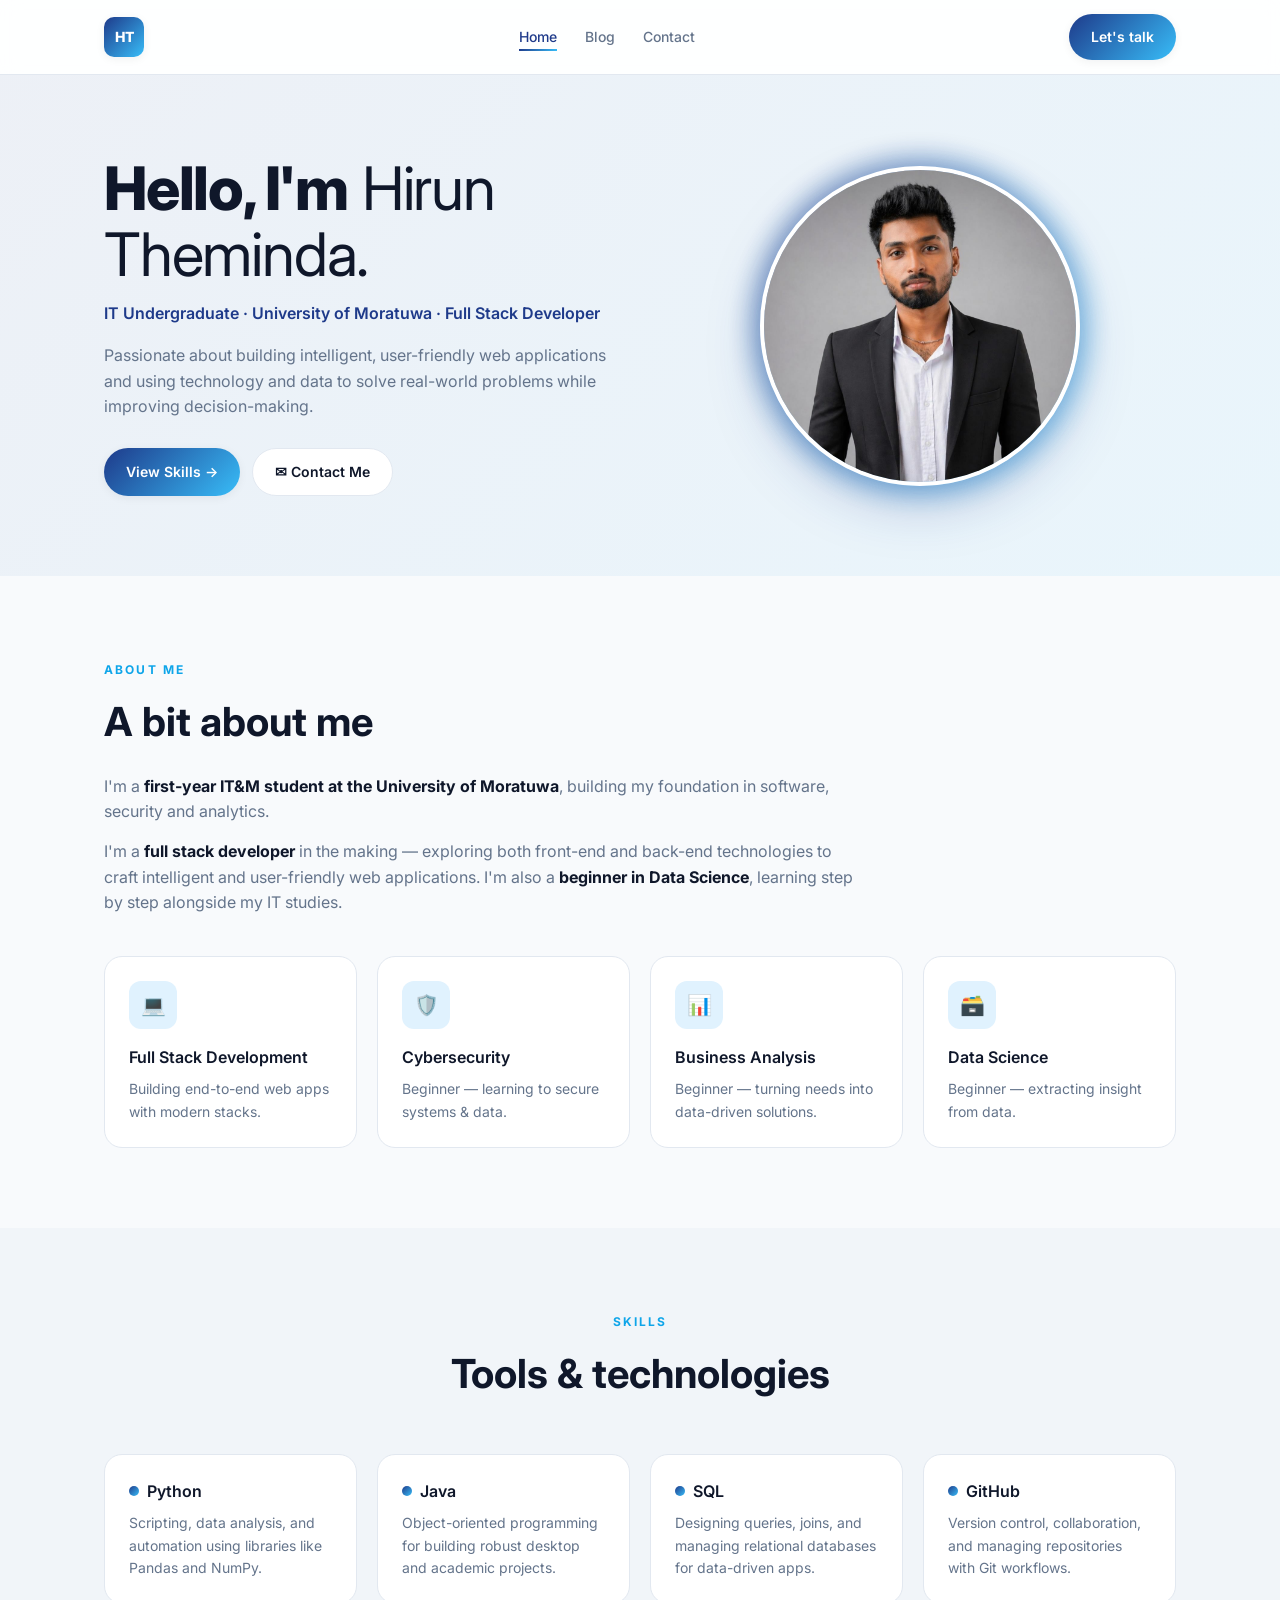
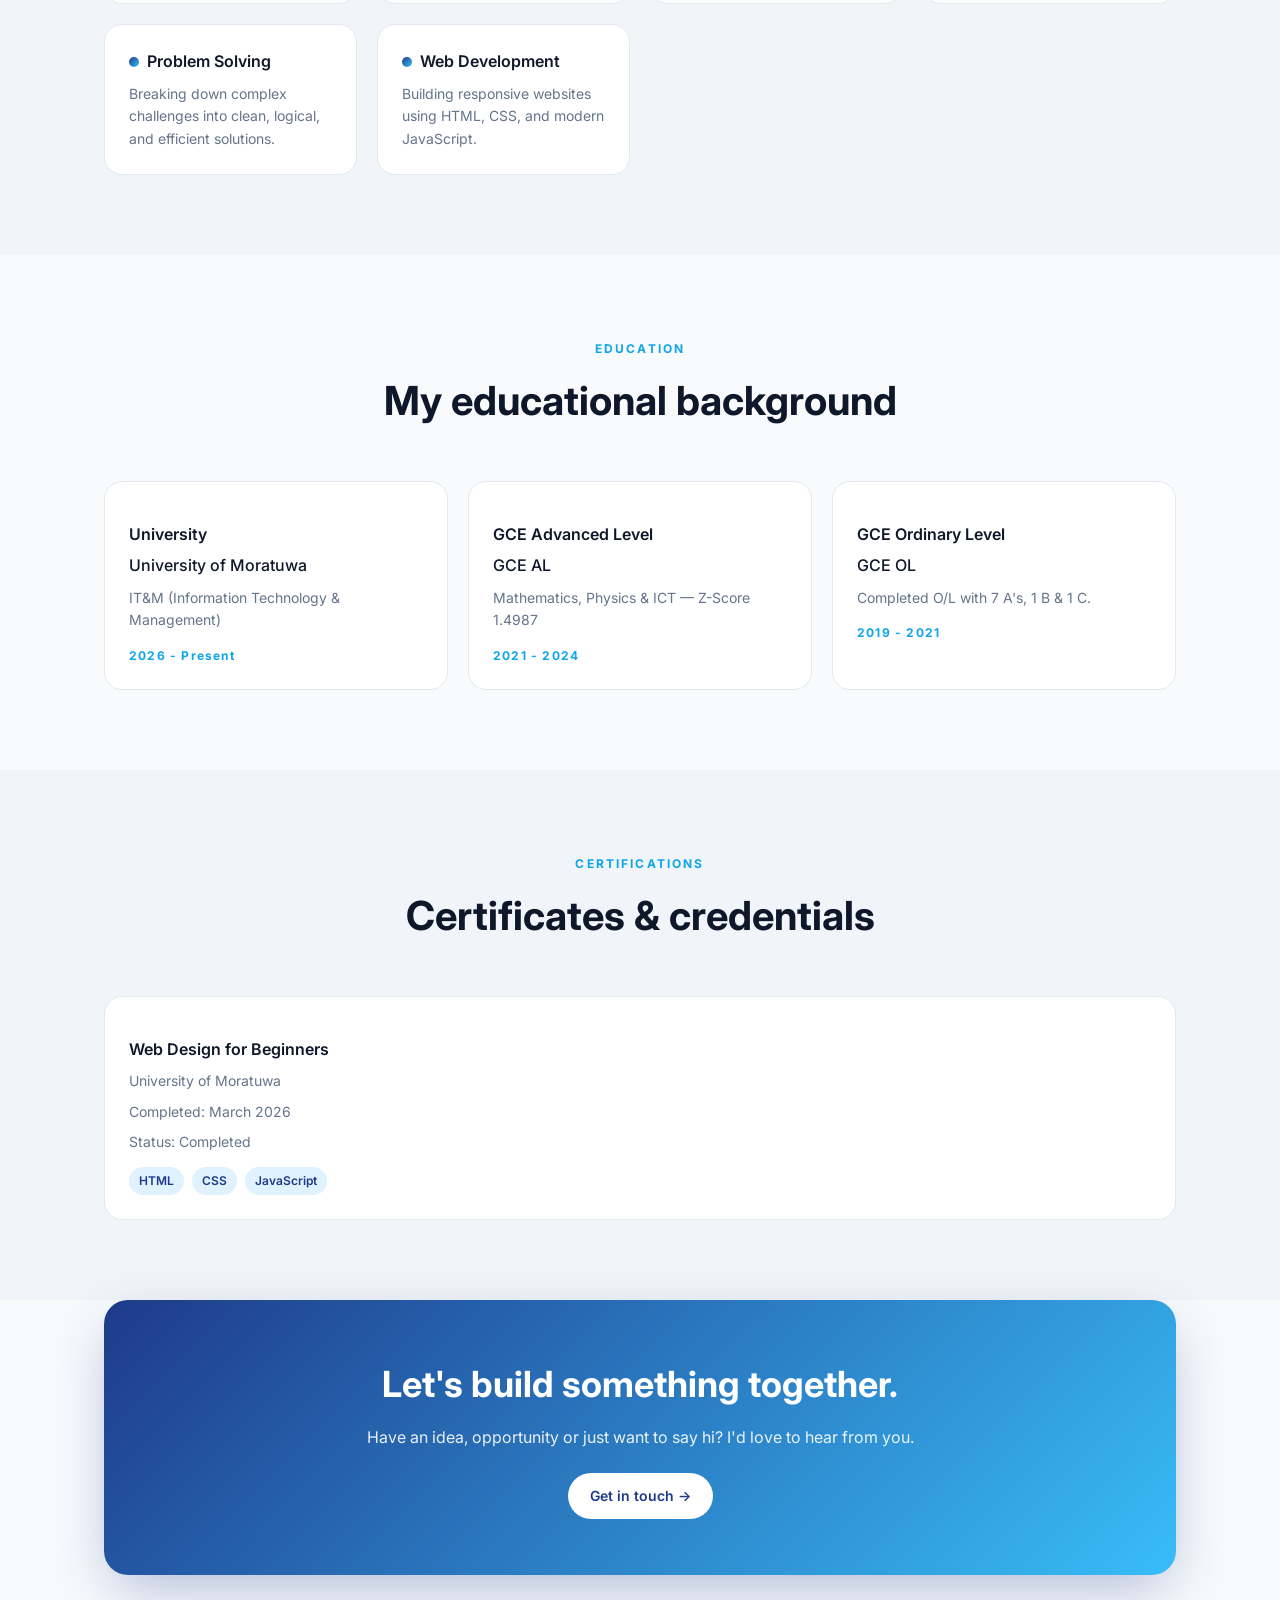
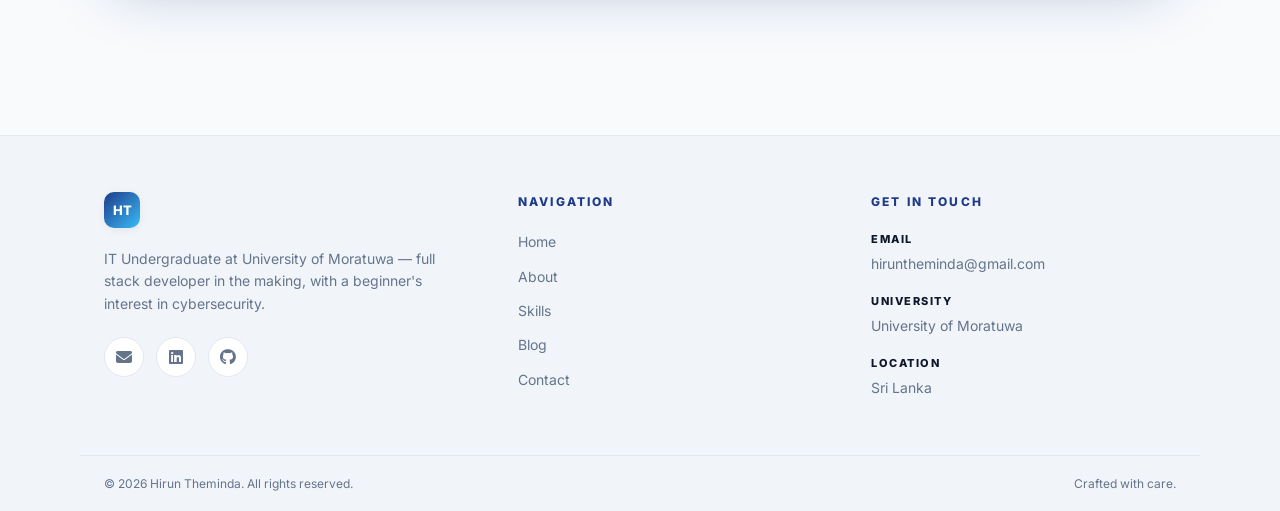
<file: index.html>
<!DOCTYPE html>
<html lang="en">
<head>
  <meta charset="UTF-8" />
  <meta name="viewport" content="width=device-width, initial-scale=1.0" />
  <title>Hirun Theminda — IT Undergraduate & Full Stack Developer</title>
  <meta name="description" content="Personal portfolio of Hirun Theminda, IT undergraduate at University of Moratuwa." />
  <link rel="preconnect" href="https://fonts.googleapis.com">
  <link rel="preconnect" href="https://fonts.gstatic.com" crossorigin>
  <link href="https://fonts.googleapis.com/css2?family=Inter:wght@400;500;600;700;800&display=swap" rel="stylesheet">
  <link rel="stylesheet" href="https://cdnjs.cloudflare.com/ajax/libs/font-awesome/6.5.1/css/all.min.css" />
  <link rel="stylesheet" href="css/styles.css" />
</head>
<body>
  <header class="nav">
    <div class="container nav__inner">
      <a href="index.html" class="brand" aria-label="HT — Home">
        <span class="brand__logo">HT</span>
      </a>
      <nav>
        <ul class="nav__links" id="navLinks">
          <li><a href="index.html" class="nav__link active">Home</a></li>
          <li><a href="blog.html" class="nav__link">Blog</a></li>
          <li><a href="contact.html" class="nav__link">Contact</a></li>
        </ul>
      </nav>
      <a href="contact.html" class="btn btn--primary btn--pill nav__cta">Let's talk</a>
      <button class="nav__toggle" id="navToggle" aria-label="Toggle menu" aria-expanded="false">
        <span></span><span></span><span></span>
      </button>
    </div>
  </header>

  <section class="hero">
    <div class="container hero__grid">
      <div class="hero__content">
        <h1 class="hero__title"><span class="hero__hello">Hello, I'm</span> <span class="hero__name">Hirun Theminda.</span></h1>
        <p class="hero__role">IT Undergraduate · University of Moratuwa · Full Stack Developer</p>
        <p class="hero__bio">Passionate about building intelligent, user-friendly web applications and using technology and data to solve real-world problems while improving decision-making.</p>
        <div class="hero__actions">
          <a href="#skills" class="btn btn--primary btn--pill">View Skills →</a>
          <a href="contact.html" class="btn btn--ghost btn--pill">✉ Contact Me</a>
        </div>
      </div>
      <div class="hero__photo">
        <div class="photo-frame">
          <img src="assets/profile.jpg" alt="Portrait of Hirun Theminda" />
        </div>
      </div>
    </div>
  </section>

  <section class="section" id="about">
    <div class="container reveal">
      <span class="eyebrow">About me</span>
      <h2 class="section__title">A bit about me</h2>
      <div class="about__text">
        <p>I'm a <strong>first-year IT&M student at the University of Moratuwa</strong>, building my foundation in software, security and analytics.</p>
        <p>I'm a <strong>full stack developer</strong> in the making — exploring both front-end and back-end technologies to craft intelligent and user-friendly web applications. I'm also a <strong>beginner in Data Science</strong>, learning step by step alongside my IT studies.</p>
      </div>
    </div>
    <div class="container interests-grid">
      <article class="card interest reveal"><div class="icon-tile">💻</div><h3>Full Stack Development</h3><p>Building end-to-end web apps with modern stacks.</p></article>
      <article class="card interest reveal"><div class="icon-tile">🛡️</div><h3>Cybersecurity</h3><p>Beginner — learning to secure systems & data.</p></article>
      <article class="card interest reveal"><div class="icon-tile">📊</div><h3>Business Analysis</h3><p>Beginner — turning needs into data-driven solutions.</p></article>
      <article class="card interest reveal"><div class="icon-tile">🗃️</div><h3>Data Science</h3><p>Beginner — extracting insight from data.</p></article>
    </div>
  </section>

  <section class="section section--surface" id="skills">
    <div class="container">
      <div class="section__head reveal">
        <span class="eyebrow">Skills</span>
        <h2 class="section__title">Tools & technologies</h2>
      </div>
      <div class="skills-grid">
        <article class="card skill reveal"><h3 class="skill__name">Python</h3><p class="skill__desc">Scripting, data analysis, and automation using libraries like Pandas and NumPy.</p></article>
        <article class="card skill reveal"><h3 class="skill__name">Java</h3><p class="skill__desc">Object-oriented programming for building robust desktop and academic projects.</p></article>
        <article class="card skill reveal"><h3 class="skill__name">SQL</h3><p class="skill__desc">Designing queries, joins, and managing relational databases for data-driven apps.</p></article>
        <article class="card skill reveal"><h3 class="skill__name">GitHub</h3><p class="skill__desc">Version control, collaboration, and managing repositories with Git workflows.</p></article>
        <article class="card skill reveal"><h3 class="skill__name">Problem Solving</h3><p class="skill__desc">Breaking down complex challenges into clean, logical, and efficient solutions.</p></article>
        <article class="card skill reveal"><h3 class="skill__name">Web Development</h3><p class="skill__desc">Building responsive websites using HTML, CSS, and modern JavaScript.</p></article>
      </div>
    </div>
  </section>

  <section class="section" id="education">
    <div class="container">
      <div class="section__head reveal">
        <span class="eyebrow">Education</span>
        <h2 class="section__title">My educational background</h2>
      </div>
      <div class="education-grid">
        <article class="card education reveal"><h3 class="education__title">University</h3><p class="education__institution">University of Moratuwa</p><p class="education__detail">IT&M (Information Technology & Management)</p><p class="education__year">2026 - Present</p></article>
        <article class="card education reveal"><h3 class="education__title">GCE Advanced Level</h3><p class="education__institution">GCE AL</p><p class="education__detail">Mathematics, Physics & ICT — Z-Score 1.4987</p><p class="education__year">2021 - 2024</p></article>
        <article class="card education reveal"><h3 class="education__title">GCE Ordinary Level</h3><p class="education__institution">GCE OL</p><p class="education__detail">Completed O/L with 7 A's, 1 B & 1 C.</p><p class="education__year">2019 - 2021</p></article>
      </div>
    </div>
  </section>

  <section class="section section--surface" id="certifications">
    <div class="container">
      <div class="section__head reveal">
        <span class="eyebrow">Certifications</span>
        <h2 class="section__title">Certificates & credentials</h2>
      </div>
      <div class="certifications-grid">
        <article class="card certification reveal">
          <h3 class="certification__name">Web Design for Beginners</h3>
          <p class="certification__date">University of Moratuwa</p>
          <p class="certification__date">Completed: March 2026</p>
          <p class="certification__status">Status: Completed</p>
          <div class="cert-tags"><span class="tag">HTML</span><span class="tag">CSS</span><span class="tag">JavaScript</span></div>
        </article>
      </div>
    </div>
  </section>

  <section class="cta">
    <div class="container">
      <div class="cta__inner reveal">
        <h2>Let's build something together.</h2>
        <p>Have an idea, opportunity or just want to say hi? I'd love to hear from you.</p>
        <a href="contact.html" class="btn btn--pill">Get in touch →</a>
      </div>
    </div>
  </section>

  <footer class="footer">
    <div class="container footer__grid">
      <div>
        <span class="brand__logo brand__logo--sm">HT</span>
        <p class="footer__about">IT Undergraduate at University of Moratuwa — full stack developer in the making, with a beginner's interest in cybersecurity.</p>
        <div class="socials">
          <a href="mailto:hiruntheminda@gmail.com" aria-label="Email"><i class="fas fa-envelope"></i></a>
          <a href="https://www.linkedin.com/in/hirun-theminda-153b95405" target="_blank" rel="noopener" aria-label="LinkedIn"><i class="fab fa-linkedin"></i></a>
          <a href="https://github.com/Hiruz04" target="_blank" rel="noopener" aria-label="GitHub"><i class="fab fa-github"></i></a>
        </div>
      </div>
      <div>
        <h4 class="footer__heading">Navigation</h4>
        <ul class="footer__links">
          <li><a href="index.html">Home</a></li>
          <li><a href="index.html#about">About</a></li>
          <li><a href="index.html#skills">Skills</a></li>
          <li><a href="blog.html">Blog</a></li>
          <li><a href="contact.html">Contact</a></li>
        </ul>
      </div>
      <div>
        <h4 class="footer__heading">Get in Touch</h4>
        <ul class="footer__contact">
          <li><span class="footer__label">Email</span><a href="mailto:hiruntheminda@gmail.com">hiruntheminda@gmail.com</a></li>
          <li><span class="footer__label">University</span><span>University of Moratuwa</span></li>
          <li><span class="footer__label">Location</span><span>Sri Lanka</span></li>
        </ul>
      </div>
    </div>
    <div class="container footer__bottom">
      <p>© <span id="year"></span> Hirun Theminda. All rights reserved.</p>
      <p>Crafted with care.</p>
    </div>
  </footer>
  <script src="js/main.js"></script>
</body>
</html>
</file>
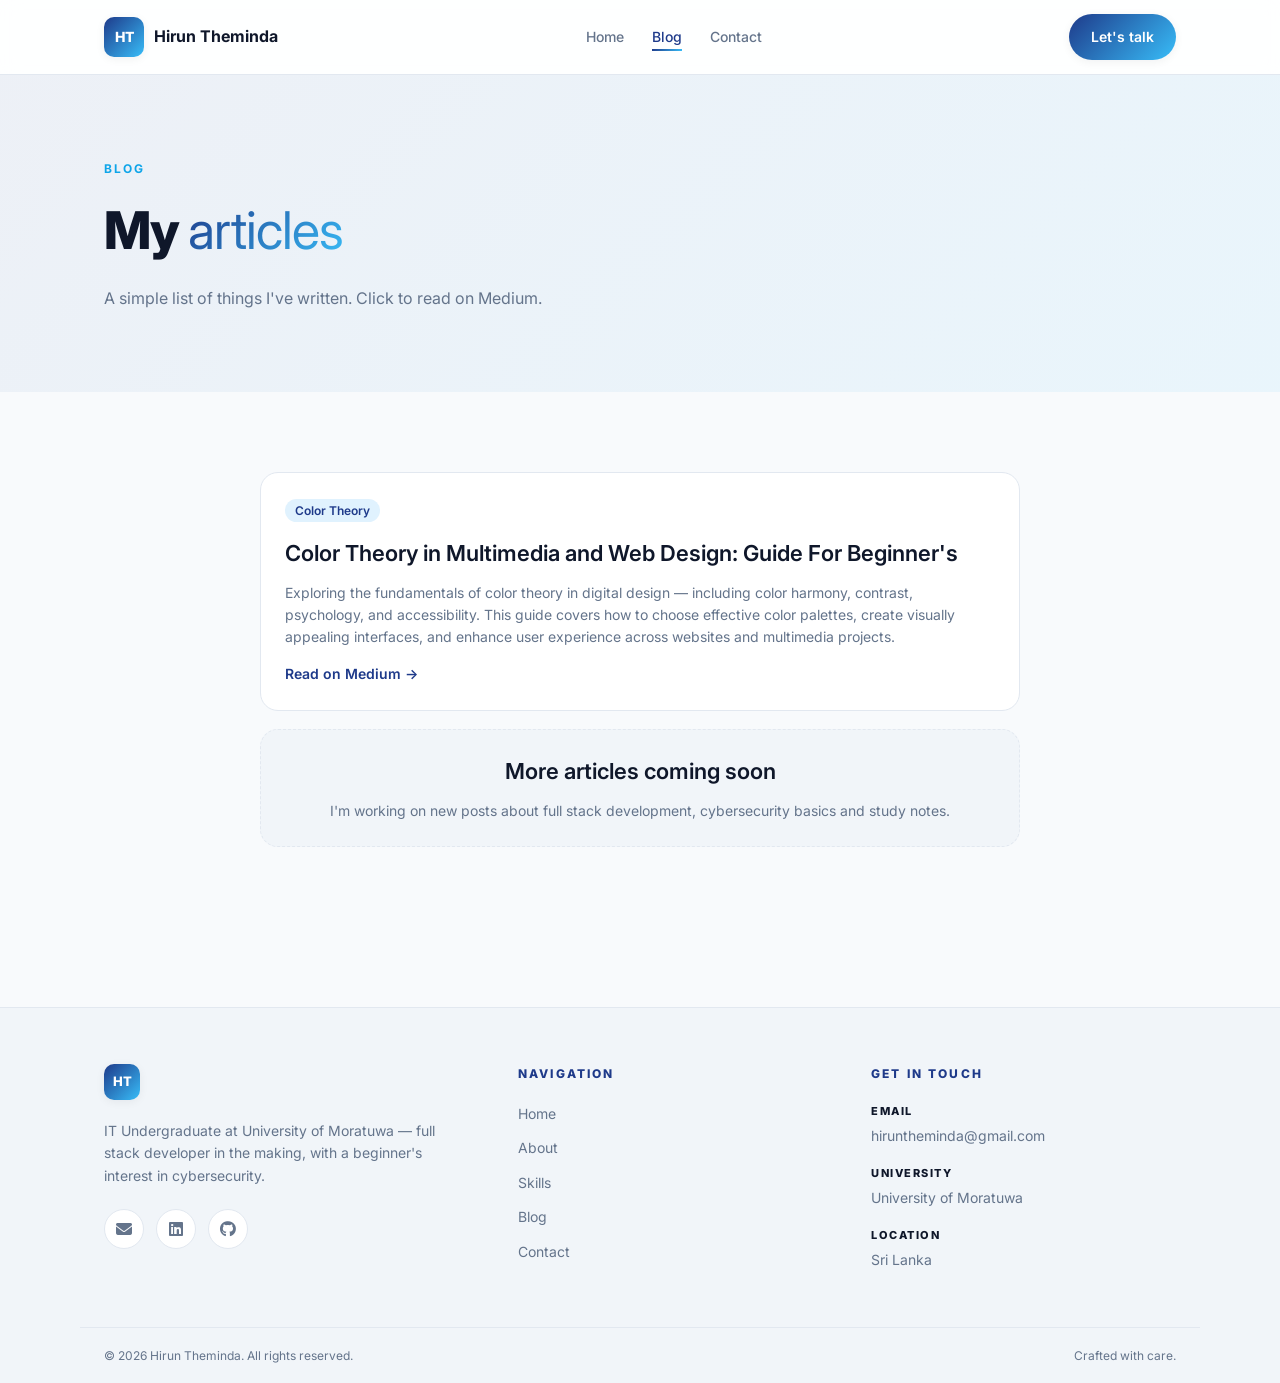
<file: blog.html>
<!DOCTYPE html>
<html lang="en">
<head>
  <meta charset="UTF-8" />
  <meta name="viewport" content="width=device-width, initial-scale=1.0" />
  <title>Blog — Hirun Theminda</title>
  <meta name="description" content="Articles and notes by Hirun Theminda." />
  <link rel="preconnect" href="https://fonts.googleapis.com">
  <link rel="preconnect" href="https://fonts.gstatic.com" crossorigin>
  <link href="https://fonts.googleapis.com/css2?family=Inter:wght@400;500;600;700;800&display=swap" rel="stylesheet">
  <link rel="stylesheet" href="https://cdnjs.cloudflare.com/ajax/libs/font-awesome/6.5.1/css/all.min.css" />
  <link rel="stylesheet" href="css/styles.css" />
</head>
<body>
  <header class="nav">
    <div class="container nav__inner">
      <a href="index.html" class="brand"><span class="brand__logo">HT</span><span>Hirun Theminda</span></a>
      <nav>
        <ul class="nav__links" id="navLinks">
          <li><a href="index.html" class="nav__link">Home</a></li>
          <li><a href="blog.html" class="nav__link active">Blog</a></li>
          <li><a href="contact.html" class="nav__link">Contact</a></li>
        </ul>
      </nav>
      <a href="contact.html" class="btn btn--primary btn--pill nav__cta">Let's talk</a>
      <button class="nav__toggle" id="navToggle" aria-label="Toggle menu"><span></span><span></span><span></span></button>
    </div>
  </header>

  <section class="page-header">
    <div class="container">
      <span class="eyebrow">Blog</span>
      <h1 class="page-header__title">My <span class="text-gradient">articles</span></h1>
      <p class="page-header__sub">A simple list of things I've written. Click to read on Medium.</p>
    </div>
  </section>

  <section class="section">
    <div class="container">
      <ul class="post-list">
        <li class="post-item reveal">
          <a href="https://medium.com/@hiruntheminda/color-theory-in-multimedia-and-web-design-f44ad7b4dde4" target="_blank" rel="noopener">
            <article class="card">
              <span class="tag">Color Theory</span>
              <h2 style="margin-top:14px;">Color Theory in Multimedia and Web Design: Guide For Beginner's </h2>
              <p>Exploring the fundamentals of color theory in digital design — including 
                color harmony, contrast, psychology, and accessibility. This guide covers how to choose effective color palettes, create visually appealing interfaces, and enhance user experience across websites and multimedia projects.</p>
              <span class="post-item__meta">Read on Medium →</span>
            </article>
          </a>
        </li>
        <li class="post-item post-item--soon reveal">
          <div class="card">
            <h2>More articles coming soon</h2>
            <p>I'm working on new posts about full stack development, cybersecurity basics and study notes.</p>
          </div>
        </li>
      </ul>
    </div>
  </section>

  <footer class="footer">
    <div class="container footer__grid">
      <div>
        <span class="brand__logo brand__logo--sm">HT</span>
        <p class="footer__about">IT Undergraduate at University of Moratuwa — full stack developer in the making, with a beginner's interest in cybersecurity.</p>
        <div class="socials">
          <a href="mailto:hiruntheminda@gmail.com" aria-label="Email"><i class="fas fa-envelope"></i></a>
          <a href="https://www.linkedin.com/in/hirun-theminda-153b95405" target="_blank" rel="noopener" aria-label="LinkedIn"><i class="fab fa-linkedin"></i></a>
          <a href="https://github.com/Hiruz04" target="_blank" rel="noopener" aria-label="GitHub"><i class="fab fa-github"></i></a>
        </div>
      </div>
      <div>
        <h4 class="footer__heading">Navigation</h4>
        <ul class="footer__links">
          <li><a href="index.html">Home</a></li>
          <li><a href="index.html#about">About</a></li>
          <li><a href="index.html#skills">Skills</a></li>
          <li><a href="blog.html">Blog</a></li>
          <li><a href="contact.html">Contact</a></li>
        </ul>
      </div>
      <div>
        <h4 class="footer__heading">Get in Touch</h4>
        <ul class="footer__contact">
          <li><span class="footer__label">Email</span><a href="mailto:hiruntheminda@gmail.com">hiruntheminda@gmail.com</a></li>
          <li><span class="footer__label">University</span><span>University of Moratuwa</span></li>
          <li><span class="footer__label">Location</span><span>Sri Lanka</span></li>
        </ul>
      </div>
    </div>
    <div class="container footer__bottom">
      <p>© <span id="year"></span> Hirun Theminda. All rights reserved.</p>
      <p>Crafted with care.</p>
    </div>
  </footer>
  <script src="js/main.js"></script>
</body>
</html>
</file>
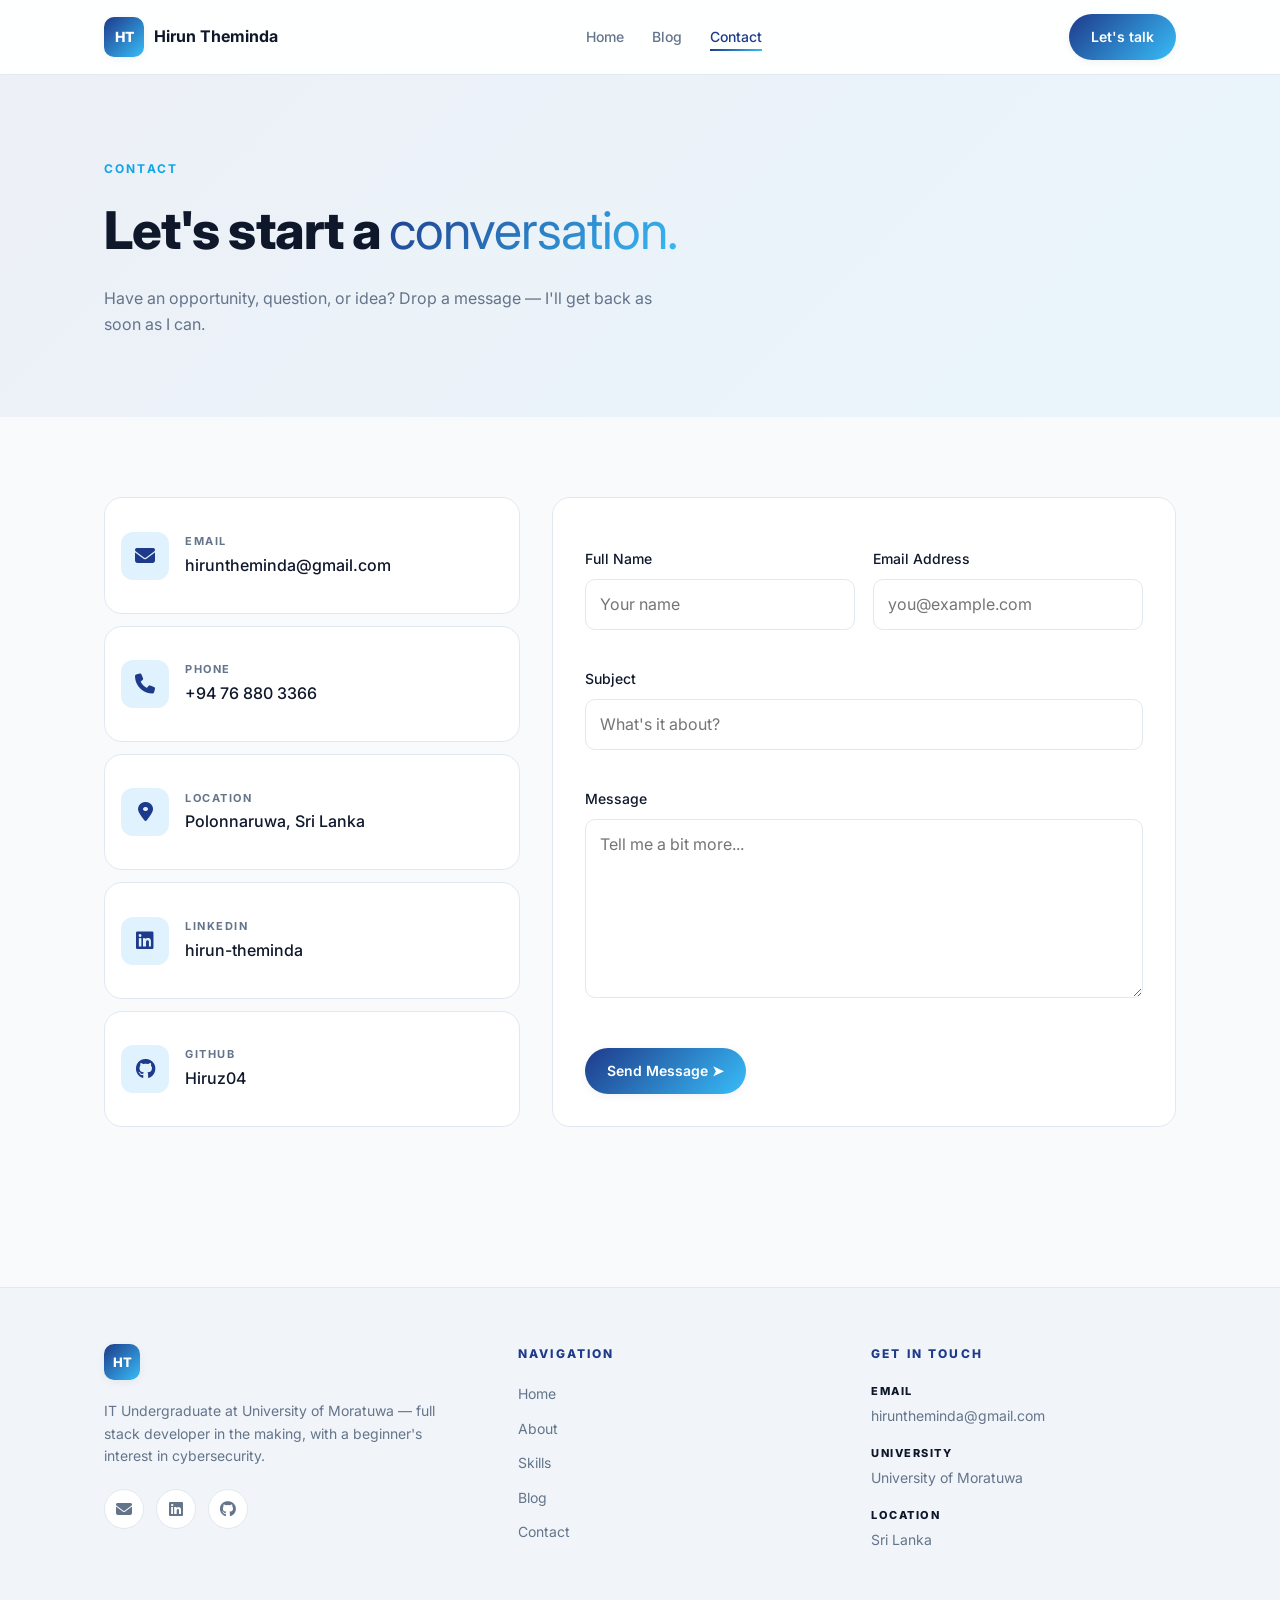
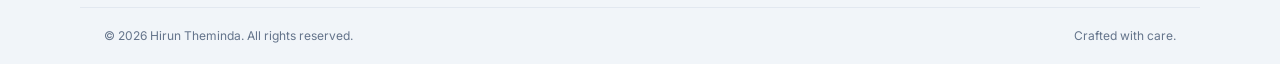
<file: contact.html>
<!DOCTYPE html>
<html lang="en">
<head>
  <meta charset="UTF-8" />
  <meta name="viewport" content="width=device-width, initial-scale=1.0" />
  <title>Contact — Hirun Theminda</title>
  <meta name="description" content="Get in touch with Hirun Theminda." />
  <link rel="preconnect" href="https://fonts.googleapis.com">
  <link rel="preconnect" href="https://fonts.gstatic.com" crossorigin>
  <link href="https://fonts.googleapis.com/css2?family=Inter:wght@400;500;600;700;800&display=swap" rel="stylesheet">
  <link rel="stylesheet" href="https://cdnjs.cloudflare.com/ajax/libs/font-awesome/6.5.1/css/all.min.css" />
  <link rel="stylesheet" href="css/styles.css" />
</head>
<body>
  <header class="nav">
    <div class="container nav__inner">
      <a href="index.html" class="brand"><span class="brand__logo">HT</span><span>Hirun Theminda</span></a>
      <nav>
        <ul class="nav__links" id="navLinks">
          <li><a href="index.html" class="nav__link">Home</a></li>
          <li><a href="blog.html" class="nav__link">Blog</a></li>
          <li><a href="contact.html" class="nav__link active">Contact</a></li>
        </ul>
      </nav>
      <a href="contact.html" class="btn btn--primary btn--pill nav__cta">Let's talk</a>
      <button class="nav__toggle" id="navToggle" aria-label="Toggle menu"><span></span><span></span><span></span></button>
    </div>
  </header>

  <section class="page-header">
    <div class="container">
      <span class="eyebrow">Contact</span>
      <h1 class="page-header__title">Let's start a <span class="text-gradient">conversation.</span></h1>
      <p class="page-header__sub">Have an opportunity, question, or idea? Drop a message — I'll get back as soon as I can.</p>
    </div>
  </section>

  <section class="section">
    <div class="container contact-grid">
      <div class="contact-info">
        <a href="mailto:hiruntheminda@gmail.com" class="card contact-item reveal">
          <div class="icon-tile"><i class="fas fa-envelope"></i></div>
          <div><div class="contact-item__label">Email</div><div class="contact-item__value">hiruntheminda@gmail.com</div></div>
        </a>
        <a href="tel:+94768803366" class="card contact-item reveal">
          <div class="icon-tile"><i class="fas fa-phone"></i></div>
          <div><div class="contact-item__label">Phone</div><div class="contact-item__value">+94 76 880 3366</div></div>
        </a>
        <div class="card contact-item reveal">
          <div class="icon-tile"><i class="fas fa-location-dot"></i></div>
          <div><div class="contact-item__label">Location</div><div class="contact-item__value">Polonnaruwa, Sri Lanka</div></div>
        </div>
        <a href="https://www.linkedin.com/in/hirun-theminda-153b95405" target="_blank" rel="noopener" class="card contact-item reveal">
          <div class="icon-tile"><i class="fab fa-linkedin"></i></div>
          <div><div class="contact-item__label">LinkedIn</div><div class="contact-item__value">hirun-theminda</div></div>
        </a>
        <a href="https://github.com/Hiruz04" target="_blank" rel="noopener" class="card contact-item reveal">
          <div class="icon-tile"><i class="fab fa-github"></i></div>
          <div><div class="contact-item__label">GitHub</div><div class="contact-item__value">Hiruz04</div></div>
        </a>
      </div>

      <form class="card contact-form reveal" id="contactForm" novalidate>
        <div class="form-row">
          <label class="field">
            <span>Full Name</span>
            <input type="text" id="name" placeholder="Your name" maxlength="100" />
            <small class="error" data-for="name"></small>
          </label>
          <label class="field">
            <span>Email Address</span>
            <input type="email" id="email" placeholder="you@example.com" maxlength="255" />
            <small class="error" data-for="email"></small>
          </label>
        </div>
        <label class="field">
          <span>Subject</span>
          <input type="text" id="subject" placeholder="What's it about?" maxlength="150" />
          <small class="error" data-for="subject"></small>
        </label>
        <label class="field">
          <span>Message</span>
          <textarea id="message" rows="6" placeholder="Tell me a bit more..." maxlength="1000"></textarea>
          <small class="error" data-for="message"></small>
        </label>
        <button type="submit" class="btn btn--primary btn--pill">Send Message ➤</button>
      </form>
    </div>
  </section>

  <footer class="footer">
    <div class="container footer__grid">
      <div>
        <span class="brand__logo brand__logo--sm">HT</span>
        <p class="footer__about">IT Undergraduate at University of Moratuwa — full stack developer in the making, with a beginner's interest in cybersecurity.</p>
        <div class="socials">
          <a href="mailto:hiruntheminda@gmail.com" aria-label="Email"><i class="fas fa-envelope"></i></a>
          <a href="https://www.linkedin.com/in/hirun-theminda-153b95405" target="_blank" rel="noopener" aria-label="LinkedIn"><i class="fab fa-linkedin"></i></a>
          <a href="https://github.com/Hiruz04" target="_blank" rel="noopener" aria-label="GitHub"><i class="fab fa-github"></i></a>
        </div>
      </div>
      <div>
        <h4 class="footer__heading">Navigation</h4>
        <ul class="footer__links">
          <li><a href="index.html">Home</a></li>
          <li><a href="index.html#about">About</a></li>
          <li><a href="index.html#skills">Skills</a></li>
          <li><a href="blog.html">Blog</a></li>
          <li><a href="contact.html">Contact</a></li>
        </ul>
      </div>
      <div>
        <h4 class="footer__heading">Get in Touch</h4>
        <ul class="footer__contact">
          <li><span class="footer__label">Email</span><a href="mailto:hiruntheminda@gmail.com">hiruntheminda@gmail.com</a></li>
          <li><span class="footer__label">University</span><span>University of Moratuwa</span></li>
          <li><span class="footer__label">Location</span><span>Sri Lanka</span></li>
        </ul>
      </div>
    </div>
    <div class="container footer__bottom">
      <p>© <span id="year"></span> Hirun Theminda. All rights reserved.</p>
      <p>Crafted with care.</p>
    </div>
  </footer>
  <!-- Success modal popup -->
  <div class="modal" id="successModal" role="dialog" aria-modal="true" aria-labelledby="successTitle">
    <div class="modal__overlay" data-close></div>
    <div class="modal__content">
      <div class="modal__icon"><i class="fas fa-check"></i></div>
      <h3 class="modal__title" id="successTitle">Message sent!</h3>
      <p class="modal__desc">Thank you for reaching out. I'll get back to you as soon as I can.</p>
      <button class="btn btn--primary btn--pill modal__close" data-close>Awesome</button>
    </div>
  </div>

  <script src="js/main.js"></script>
  <script src="js/contact.js"></script>
</body>
</html>
</file>
<file: css/styles.css>
/* MY Portfolio */
:root {
  --bg: #f8fafc;
  --surface: #f1f5f9;
  --card: #ffffff;
  --fg: #0f172a;
  --muted: #64748b;
  --border: #e2e8f0;

  --primary: #1e3a8a;
  --primary-2: #1e40af;
  --primary-fg: #ffffff;
  --sky: #38bdf8;
  --sky-2: #0ea5e9;
  --accent-bg: #e0f2fe;

  --danger: #dc2626;
  --success: #16a34a;

  --radius: 12px;
  --radius-lg: 18px;

  --shadow-soft: 0 2px 10px rgba(15, 23, 42, 0.06);
  --shadow-card: 0 6px 20px rgba(15, 23, 42, 0.10);
  --shadow-glow: 0 20px 60px -10px rgba(30, 58, 138, 0.35);

  --gradient-primary: linear-gradient(135deg, var(--primary), var(--sky));
  --gradient-hero: linear-gradient(135deg, rgba(30,58,138,0.05), rgba(56,189,248,0.08));

  --transition: all .35s cubic-bezier(.4,0,.2,1);
}

*, *::before, *::after { box-sizing: border-box; }
* { margin: 0; padding: 0; }
body {
  font-family: 'Inter', -apple-system, BlinkMacSystemFont, 'Segoe UI', Roboto, sans-serif;
  background: var(--bg); color: var(--fg); line-height: 1.6;
  -webkit-font-smoothing: antialiased;
}
img { max-width: 100%; display: block; }
a { color: inherit; text-decoration: none; }
ul { list-style: none; }
button { font: inherit; border: 0; background: transparent; cursor: pointer; color: inherit; }
.container { width: 100%; max-width: 1120px; margin: 0 auto; padding: 0 24px; }

.eyebrow { font-size: 12px; font-weight: 700; letter-spacing: .18em; text-transform: uppercase; color: var(--sky-2); }
.text-gradient { background: var(--gradient-primary); -webkit-background-clip: text; background-clip: text; color: transparent; font-weight: 400; }

/* Buttons */
.btn { display: inline-flex; align-items: center; gap: 8px; padding: 12px 22px; font-size: 14px; font-weight: 600; border-radius: 10px; cursor: pointer; transition: var(--transition); }
.btn--pill { border-radius: 999px; }
.btn--primary { background: var(--gradient-primary); color: var(--primary-fg); box-shadow: var(--shadow-soft); }
.btn--primary:hover { box-shadow: var(--shadow-glow); transform: translateY(-2px); }
.btn--ghost { background: var(--card); color: var(--fg); border: 1px solid var(--border); }
.btn--ghost:hover { border-color: var(--primary); color: var(--primary); }

/* Navigation bar */
.nav { position: sticky; top: 0; z-index: 50; width: 100%; background: rgba(255,255,255,.85); backdrop-filter: blur(10px); border-bottom: 1px solid var(--border); }
.nav__inner { display: flex; align-items: center; justify-content: space-between; padding: 14px 24px; }
.brand { display: flex; align-items: center; gap: 10px; font-weight: 700; }
.brand__logo { width: 40px; height: 40px; border-radius: 10px; background: var(--gradient-primary); color: #fff; display: grid; place-items: center; font-size: 14px; font-weight: 800; box-shadow: var(--shadow-soft); transition: var(--transition); }
.brand:hover .brand__logo { transform: scale(1.05); box-shadow: var(--shadow-glow); }
.brand__logo--sm { width: 36px; height: 36px; font-size: 13px; }
.nav__links { display: flex; gap: 28px; align-items: center; }
.nav__link { font-size: 14px; font-weight: 500; color: var(--muted); position: relative; transition: var(--transition); }
.nav__link::after { content: ""; position: absolute; left: 0; bottom: -6px; height: 2px; width: 0; background: var(--gradient-primary); transition: width .3s ease; }
.nav__link:hover, .nav__link.active { color: var(--primary); }
.nav__link.active::after { width: 100%; }
.nav__toggle { display: none; width: 40px; height: 40px; border: 1px solid var(--border); border-radius: 10px; flex-direction: column; gap: 4px; align-items: center; justify-content: center; }
.nav__toggle span { width: 18px; height: 2px; background: var(--fg); }

/* Hero */
.hero { position: relative; overflow: hidden; }
.hero::before { content: ""; position: absolute; inset: 0; background: var(--gradient-hero); pointer-events: none; }
.hero__grid { position: relative; padding: 80px 24px; display: grid; gap: 48px; grid-template-columns: 1fr 1fr; align-items: center; }
.hero__content { animation: fadeInUp .8s ease both; }
.badge { display: inline-flex; align-items: center; gap: 6px; padding: 6px 12px; background: var(--accent-bg); color: var(--primary); border-radius: 999px; font-size: 12px; font-weight: 600; margin-bottom: 18px; }
.hero__title { font-size: clamp(34px, 5vw, 60px); font-weight: 800; line-height: 1.1; letter-spacing: -.02em; }
.hero__role { margin-top: 14px; font-weight: 600; color: var(--primary); }
.hero__bio { margin-top: 16px; color: var(--muted); max-width: 540px; }
.hero__actions { margin-top: 28px; display: flex; flex-wrap: wrap; gap: 12px; }
.hero__photo { display: grid; place-items: center; animation: fadeInUp .8s .2s ease both; }
.photo-frame { position: relative; width: 320px; height: 320px; }
.photo-frame::before { content: ""; position: absolute; inset: -8px; background: var(--gradient-primary); border-radius: 50%; filter: blur(12px); opacity: .55; animation: float 6s ease-in-out infinite; }
.photo-frame img { position: relative; width: 100%; height: 100%; object-fit: cover; border-radius: 50%; border: 4px solid #fff; box-shadow: var(--shadow-glow); }

/* Sections */
.section { padding: 80px 0; }
.section--surface { background: var(--surface); }
.section__head { text-align: center; max-width: 640px; margin: 0 auto 48px; }
.section__title { font-size: clamp(28px, 4vw, 40px); font-weight: 700; margin-top: 8px; }
.about__text { max-width: 760px; margin-top: 20px; color: var(--muted); }
.about__text p + p { margin-top: 14px; }
.about__text strong { color: var(--fg); }

/* Cards / grids */
.card { background: var(--card); border: 1px solid var(--border); border-radius: var(--radius-lg); padding: 24px; transition: var(--transition); }
.card:hover { border-color: rgba(30,58,138,.3); box-shadow: var(--shadow-card); transform: translateY(-4px); }
.icon-tile { width: 48px; height: 48px; border-radius: 12px; background: var(--accent-bg); color: var(--primary); display: grid; place-items: center; font-size: 20px; transition: var(--transition); }
.card:hover .icon-tile { background: var(--gradient-primary); color: #fff; }
.interests-grid, .skills-grid, .education-grid, .certifications-grid { display: grid; gap: 20px; grid-template-columns: repeat(auto-fit, minmax(220px, 1fr)); margin-top: 40px; }
.interest h3, .skill__name, .education__title, .certification__name { font-size: 16px; font-weight: 600; margin-top: 16px; }
.interest p, .skill__desc, .education__detail, .certification__date, .certification__status { color: var(--muted); font-size: 14px; margin-top: 8px; }
.skill__name { display: flex; align-items: center; gap: 8px; margin-top: 0; }
.skill__name::before { content: ""; width: 10px; height: 10px; border-radius: 999px; background: var(--gradient-primary); }
.education__institution { font-weight: 500; margin-top: 6px; }
.education__year { margin-top: 14px; color: var(--sky-2); font-size: 12px; font-weight: 700; letter-spacing: .1em; }
.cert-tags { margin-top: 14px; display: flex; flex-wrap: wrap; gap: 8px; }
.tag { padding: 4px 10px; background: var(--accent-bg); color: var(--primary); border-radius: 999px; font-size: 12px; font-weight: 600; }

/* CTA */
.cta { padding: 0 0 80px; }
.cta__inner { background: var(--gradient-primary); color: #fff; border-radius: 24px; padding: 56px 24px; text-align: center; box-shadow: var(--shadow-glow); }
.cta__inner h2 { font-size: clamp(26px, 4vw, 36px); font-weight: 700; }
.cta__inner p { margin-top: 12px; opacity: .9; max-width: 560px; margin-inline: auto; }
.cta__inner .btn { background: #fff; color: var(--primary); margin-top: 22px; }
.cta__inner .btn:hover { background: rgba(255,255,255,.92); }

/* Page header (blog/contact) */
.page-header { position: relative; padding: 80px 0; overflow: hidden; }
.page-header::before { content: ""; position: absolute; inset: 0; background: var(--gradient-hero); }
.page-header > .container { position: relative; }
.page-header__title { margin-top: 8px; font-size: clamp(34px, 5vw, 52px); font-weight: 800; letter-spacing: -.02em; }
.page-header__sub { margin-top: 14px; color: var(--muted); max-width: 560px; }

/* Blog */
.post-list { display: grid; gap: 18px; max-width: 760px; margin: 0 auto; }
.post-item a { display: block; }
.post-item .card h2 { font-size: 22px; font-weight: 600; }
.post-item .card p { color: var(--muted); font-size: 14px; margin-top: 10px; }
.post-item__meta { margin-top: 14px; display: inline-flex; color: var(--primary); font-weight: 600; font-size: 14px; }
.post-item--soon .card { border-style: dashed; background: var(--surface); text-align: center; }

/* Contact */
.contact-grid { display: grid; gap: 32px; grid-template-columns: 2fr 3fr; }
.contact-info { display: grid; gap: 12px; }
.contact-item { display: flex; align-items: center; gap: 16px; padding: 16px; }
.contact-item__label { font-size: 11px; font-weight: 700; letter-spacing: .14em; text-transform: uppercase; color: var(--muted); }
.contact-item__value { font-weight: 500; margin-top: 2px; }
.contact-form { padding: 32px; }
.form-row { display: grid; gap: 18px; grid-template-columns: 1fr 1fr; }
.field { display: block; margin-top: 18px; }
.field span { display: block; font-weight: 500; font-size: 14px; margin-bottom: 8px; }
.field input, .field textarea { width: 100%; padding: 12px 14px; border: 1px solid var(--border); border-radius: 10px; font: inherit; background: #fff; transition: var(--transition); }
.field input:focus, .field textarea:focus { outline: 0; border-color: var(--primary); box-shadow: 0 0 0 3px rgba(30,58,138,.12); }
.field input.invalid, .field textarea.invalid { border-color: var(--danger); }
.error { color: var(--danger); font-size: 12px; display: block; margin-top: 6px; min-height: 14px; }
.alert { padding: 14px 18px; border-radius: 12px; background: #ecfdf5; color: #065f46; font-weight: 500; margin-bottom: 18px; }
.contact-form .btn { margin-top: 22px; }

/* Footer */
.footer { background: var(--surface); border-top: 1px solid var(--border); margin-top: 80px; }
.footer__grid { display: grid; gap: 48px; grid-template-columns: 1.2fr 1fr 1fr; padding: 56px 24px; }
.footer__about { color: var(--muted); font-size: 14px; margin-top: 20px; max-width: 360px; }
.socials { display: flex; gap: 12px; margin-top: 22px; }
.socials a { width: 40px; height: 40px; border-radius: 999px; border: 1px solid var(--border); background: #fff; display: grid; place-items: center; color: var(--muted); transition: var(--transition); }
.socials a:hover { color: var(--primary); border-color: var(--primary); transform: translateY(-2px); }
.footer__heading { font-size: 12px; font-weight: 800; letter-spacing: .18em; text-transform: uppercase; color: var(--primary); margin-bottom: 20px; }
.footer__links li, .footer__contact li { font-size: 14px; color: var(--muted); }
.footer__links li + li { margin-top: 12px; }
.footer__links a { transition: var(--transition); }
.footer__links a:hover { color: var(--primary); }
.footer__contact li + li { margin-top: 18px; }
.footer__label { display: block; font-size: 11px; font-weight: 800; letter-spacing: .14em; text-transform: uppercase; color: var(--fg); margin-bottom: 4px; }
.footer__contact a:hover { color: var(--primary); }
.footer__bottom { border-top: 1px solid var(--border); padding: 18px 24px; display: flex; justify-content: space-between; gap: 8px; font-size: 12px; color: var(--muted); }

/* Reveal animation */
.reveal { opacity: 0; transform: translateY(24px); transition: opacity .7s ease, transform .7s ease; }
.reveal.is-visible { opacity: 1; transform: translateY(0); }

/* Modal */
.modal { position: fixed; inset: 0; z-index: 100; display: none; align-items: center; justify-content: center; padding: 16px; }
.modal.is-open { display: flex; animation: fadeIn .25s ease; }
.modal__overlay { position: absolute; inset: 0; background: rgba(15,23,42,.55); backdrop-filter: blur(4px); }
.modal__content { position: relative; background: #fff; border-radius: 20px; max-width: 440px; width: 100%; padding: 32px 28px; text-align: center; box-shadow: var(--shadow-glow); animation: scaleIn .35s cubic-bezier(.4,0,.2,1); }
.modal__icon { width: 64px; height: 64px; border-radius: 50%; background: var(--gradient-primary); color: #fff; display: grid; place-items: center; margin: 0 auto 18px; font-size: 28px; box-shadow: var(--shadow-glow); }
.modal__title { font-size: 22px; font-weight: 700; }
.modal__desc { margin-top: 10px; color: var(--muted); font-size: 14px; }
.modal__close { margin-top: 22px; }

@keyframes fadeInUp { from { opacity: 0; transform: translateY(20px); } to { opacity: 1; transform: translateY(0); } }
@keyframes fadeIn { from { opacity: 0; } to { opacity: 1; } }
@keyframes scaleIn { from { opacity: 0; transform: scale(.95); } to { opacity: 1; transform: scale(1); } }
@keyframes float { 0%, 100% { transform: translateY(0); } 50% { transform: translateY(-12px); } }

/* Responsive */
@media (max-width: 900px) {
  .hero__grid, .contact-grid, .footer__grid { grid-template-columns: 1fr; }
  .form-row { grid-template-columns: 1fr; }
  .photo-frame { width: 260px; height: 260px; margin: 0 auto; }
  .nav__links { display: none; position: absolute; top: 100%; left: 0; right: 0; flex-direction: column; gap: 0; background: #fff; border-bottom: 1px solid var(--border); padding: 12px 24px; }
  .nav__links.open { display: flex; }
  .nav__links li { width: 100%; padding: 10px 0; }
  .nav__toggle { display: flex; }
  .nav__cta { display: none; }
  .footer__bottom { flex-direction: column; text-align: center; }
}


/* Hero title overrides */
.hero__title{font-weight:400;}
.hero__hello{font-weight:800;}
.hero__name{color:var(--foreground, #0f172a);font-weight:400;background:none;-webkit-text-fill-color:initial;}
</file>
